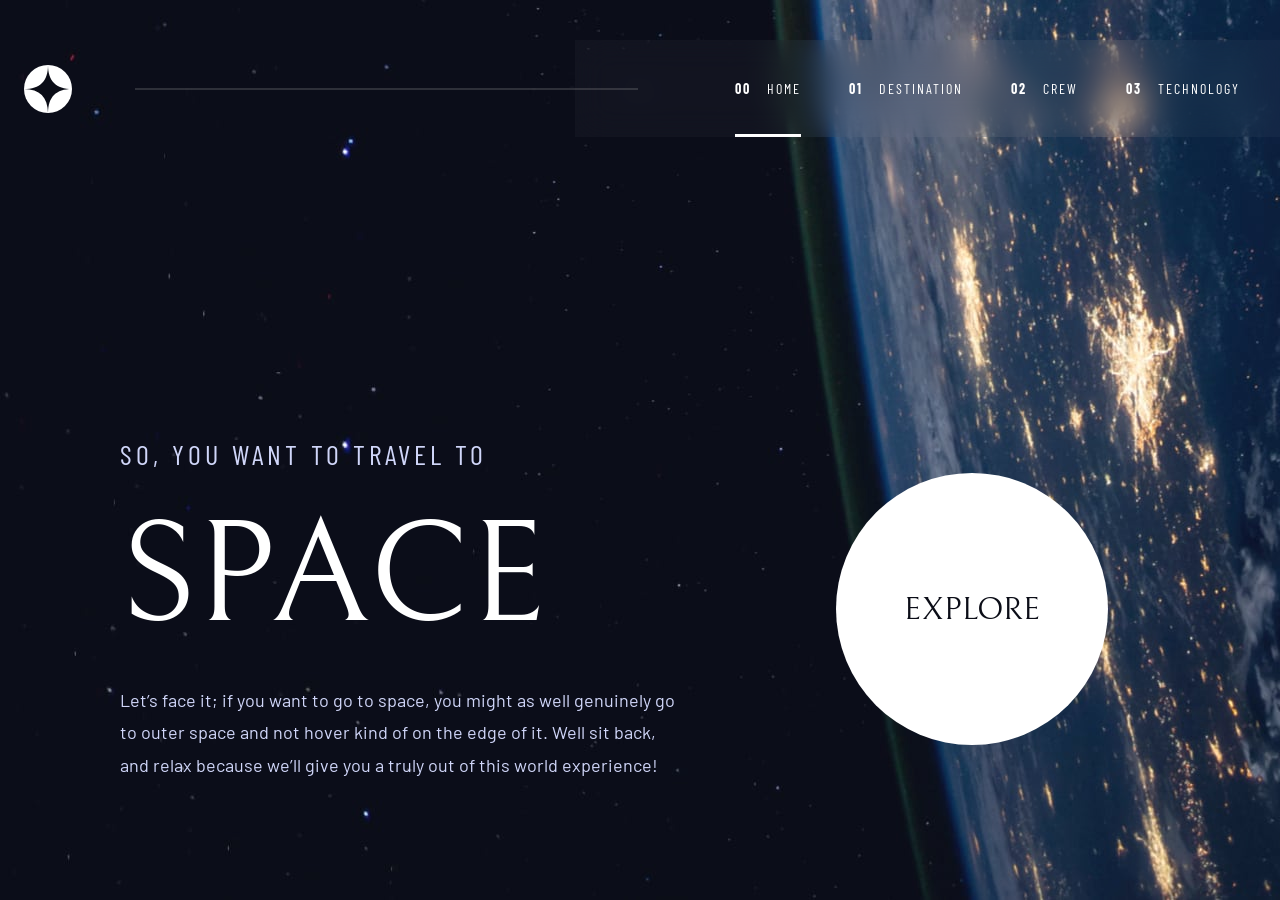
<file: index.html>
<!doctype html>
<html lang="en">
  <head>
    <meta charset="UTF-8" />
    <meta name="viewport" content="width=device-width, initial-scale=1.0" />

    <link rel="preconnect" href="https://fonts.googleapis.com" />
    <link rel="preconnect" href="https://fonts.gstatic.com" crossorigin />
    <link
      href="https://fonts.googleapis.com/css2?family=Barlow+Condensed:ital,wght@0,100;0,200;0,300;0,400;0,500;0,600;0,700;0,800;0,900;1,100;1,200;1,300;1,400;1,500;1,600;1,700;1,800;1,900&family=Barlow:ital,wght@0,100;0,200;0,300;0,400;0,500;0,600;0,700;0,800;0,900;1,100;1,200;1,300;1,400;1,500;1,600;1,700;1,800;1,900&family=Bellefair&display=swap"
      rel="stylesheet"
    />

    <link rel="stylesheet" href="./css/styles.css" />
    <link
      rel="icon"
      type="image/png"
      sizes="32x32"
      href="./assets/favicon-32x32.png"
    />

    <script src="./js/index.js" type="module"></script>

    <title>Frontend Mentor | Space tourism website</title>
  </head>
  <body>
    <header class="section section--header">
      <div class="container">
        <nav
          id="nav"
          class="navigation fg-white tp-8"
          data-open="false"
          aria-label="Main"
        >
          <img src="./assets/shared/logo.svg" alt="" class="navigation__logo" />
          <div class="navigation__decor"></div>
          <ul
            id="navList"
            class="navigation__list list list--col-mobile uppercase"
            aria-hidden="true"
            inert
          >
            <li class="nav__item underline-indicator" data-selected>
              <a href="#" aria-current="page"
                ><span aria-hidden="true">00</span> Home</a
              >
            </li>
            <li class="nav__item underline-indicator">
              <a href="./destination.html"
                ><span aria-hidden="true">01</span> Destination</a
              >
            </li>
            <li class="nav__item underline-indicator">
              <a href="./crew.html"><span aria-hidden="true">02</span> Crew</a>
            </li>
            <li class="nav__item underline-indicator">
              <a href="./technology.html"
                ><span aria-hidden="true">03</span> Technology</a
              >
            </li>
          </ul>
          <button
            id="btnMenu"
            class="navigation__btn btn"
            type="button"
            aria-label="Toggle navigation menu"
            aria-expanded="false"
          >
            <img
              class="btn__img btn__img--close"
              src="./assets/shared/icon-close.svg"
              alt="Icon close"
            />
            <img
              class="btn__img btn__img--hamburger"
              src="./assets/shared/icon-hamburger.svg"
              alt="Icon open"
            />
          </button>
        </nav>
      </div>
    </header>
    <main class="content">
      <section class="section section--cta">
        <div class="container cta">
          <div class="cta__info fg-accent flow-content">
            <h2 class="cta__subheader uppercase tp-5">
              So, you want to travel to
            </h2>
            <h1 class="cta__header fg-white uppercase tp-1">Space</h1>
            <p class="tp-9">
              Let’s face it; if you want to go to space, you might as well
              genuinely go to outer space and not hover kind of on the edge of
              it. Well sit back, and relax because we’ll give you a truly out of
              this world experience!
            </p>
          </div>
          <div class="cta__action">
            <a
              href="./destination.html"
              class="cta__btn tp-4 fg-primary bg-white uppercase"
              >Explore</a
            >
          </div>
        </div>
      </section>
    </main>
  </body>
</html>

<!-- 00 Home
  01 Destination
  02 Crew
  03 Technology

  So, you want to travel to
  Space
  Let’s face it; if you want to go to space, you might as well genuinely go to 
  outer space and not hover kind of on the edge of it. Well sit back, and relax 
  because we’ll give you a truly out of this world experience!

  Explore -->
</file>
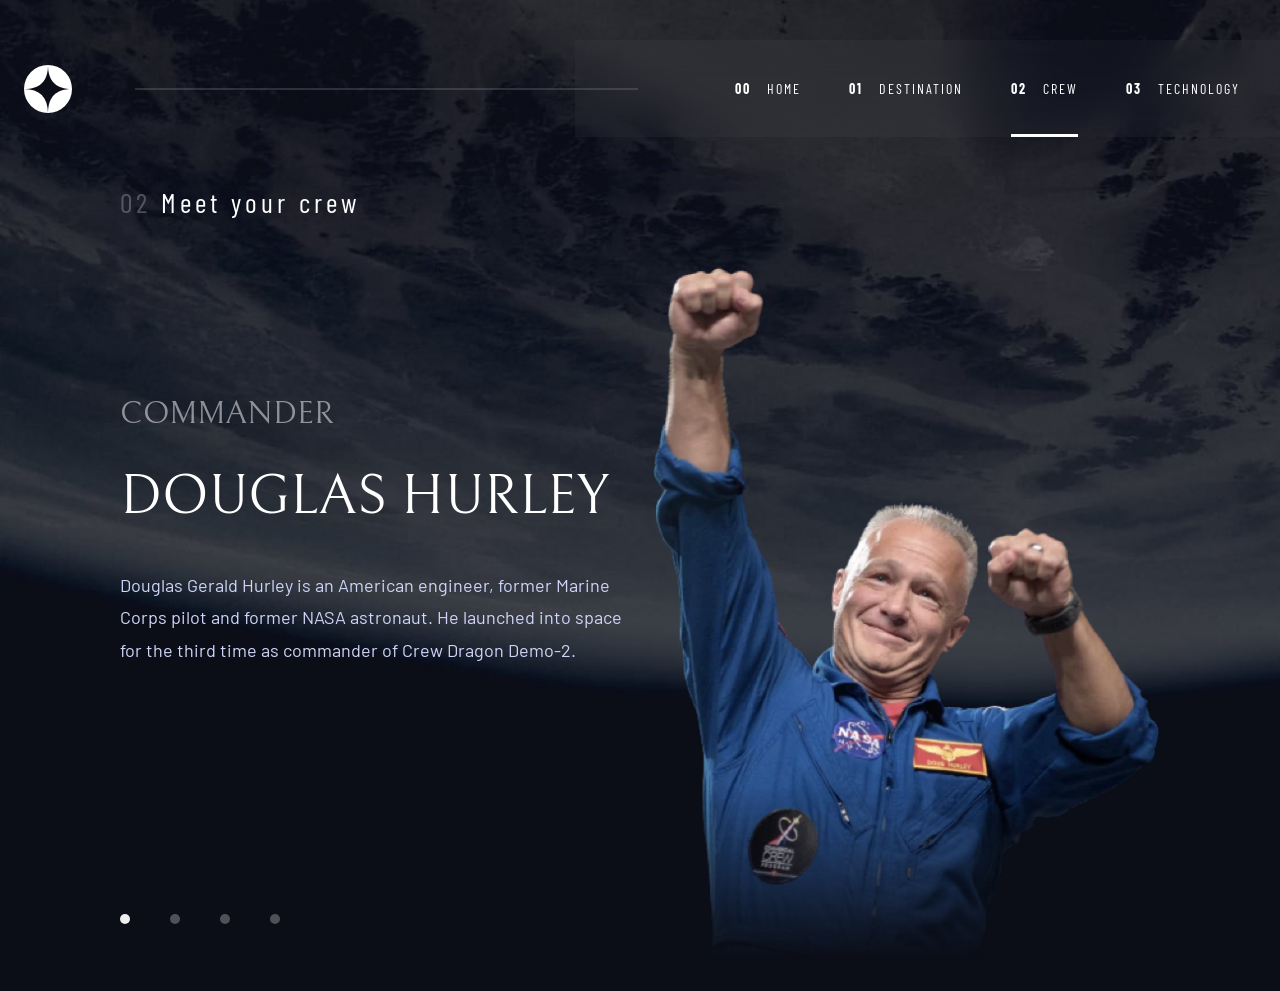
<file: crew.html>
<!doctype html>
<html lang="en">
  <head>
    <meta charset="UTF-8" />
    <meta name="viewport" content="width=device-width, initial-scale=1.0" />

    <link rel="preconnect" href="https://fonts.googleapis.com" />
    <link rel="preconnect" href="https://fonts.gstatic.com" crossorigin />
    <link
      href="https://fonts.googleapis.com/css2?family=Barlow+Condensed:ital,wght@0,100;0,200;0,300;0,400;0,500;0,600;0,700;0,800;0,900;1,100;1,200;1,300;1,400;1,500;1,600;1,700;1,800;1,900&family=Barlow:ital,wght@0,100;0,200;0,300;0,400;0,500;0,600;0,700;0,800;0,900;1,100;1,200;1,300;1,400;1,500;1,600;1,700;1,800;1,900&family=Bellefair&display=swap"
      rel="stylesheet"
    />

    <link rel="stylesheet" href="./css/styles.css" />
    <link
      rel="icon"
      type="image/png"
      sizes="32x32"
      href="./assets/favicon-32x32.png"
    />

    <script src="./js/index.js" type="module"></script>

    <title>Frontend Mentor | Space tourism website</title>
  </head>
  <body data-crew>
    <header class="section section--header">
      <div class="container">
        <nav
          id="nav"
          class="navigation fg-white tp-8"
          data-open="false"
          aria-label="Main"
        >
          <img src="./assets/shared/logo.svg" alt="" class="navigation__logo" />
          <div class="navigation__decor"></div>
          <ul
            id="navList"
            class="navigation__list list list--col-mobile uppercase"
            aria-hidden="true"
            inert
          >
            <li class="nav__item underline-indicator">
              <a href="./index.html"><span aria-hidden="true">00</span> Home</a>
            </li>
            <li class="nav__item underline-indicator">
              <a href="./destination.html"
                ><span aria-hidden="true">01</span> Destination</a
              >
            </li>
            <li class="nav__item underline-indicator" data-selected>
              <a href="#" aria-current="page"
                ><span aria-hidden="true">02</span> Crew</a
              >
            </li>
            <li class="nav__item underline-indicator">
              <a href="./technology.html"
                ><span aria-hidden="true">03</span> Technology</a
              >
            </li>
          </ul>
          <button
            id="btnMenu"
            class="navigation__btn btn"
            type="button"
            aria-label="Toggle navigation menu"
            aria-expanded="false"
          >
            <img
              class="btn__img btn__img--close"
              src="./assets/shared/icon-close.svg"
              alt="Icon close"
            />
            <img
              class="btn__img btn__img--hamburger"
              src="./assets/shared/icon-hamburger.svg"
              alt="Icon open"
            />
          </button>
        </nav>
      </div>
    </header>
    <main class="content">
      <section class="section section--first">
        <div
          class="container flow-content flow-content--9 flow-content--13-desktopREMOVED push-inside-desktop"
        >
          <h1 class="title tp-5 fg-white"><span>02</span> Meet your crew</h1>
          <div class="crew container-internal">
            <div
              class="crew__info flow-content column column--center column--start-desktop"
            >
              <span
                id="crewRole"
                class="crew__subtitle tp-4 fg-white transparent"
                >Commander</span
              >
              <h2 id="crewTitle" class="crew__title fg-white tp-3">
                Douglas Hurley
              </h2>
              <p id="crewBio" class="crew__text fg-accent tp-9">
                Douglas Gerald Hurley is an American engineer, former Marine
                Corps pilot and former NASA astronaut. He launched into space
                for the third time as commander of Crew Dragon Demo-2.
              </p>

              <ul
                id="dotsList"
                class="dots list carousel__btns uppercase fg-accent tp-8"
              >
                <li
                  class="dot__item carousel__btn"
                  data-index="0"
                  data-selected
                >
                  <button
                    class="dot__btn"
                    type="button"
                    aria-label="Douglas Hurley"
                  ></button>
                </li>
                <li class="dot__item carousel__btn" data-index="1">
                  <button
                    class="dot__btn"
                    type="button"
                    aria-label="Mark Shuttleworth"
                  ></button>
                </li>
                <li class="dot__item carousel__btn" data-index="2">
                  <button
                    class="dot__btn"
                    type="button"
                    aria-label="Victor Glover"
                  ></button>
                </li>
                <li class="dot__item carousel__btn" data-index="3">
                  <button
                    class="dot__btn"
                    type="button"
                    aria-label="Anousheh Ansari"
                  ></button>
                </li>
              </ul>
            </div>

            <div class="crew__img center carousel">
              <img
                class="img-crew carousel__item"
                data-index="0"
                src="./assets/crew/image-douglas-hurley.webp"
                alt="Douglas Hurley"
              />
              <img
                class="img-crew carousel__item"
                data-index="1"
                src="./assets/crew/image-mark-shuttleworth.webp"
                alt="Mark Shuttleworth"
              />
              <img
                class="img-crew carousel__item"
                data-index="2"
                src="./assets/crew/image-victor-glover.webp"
                alt="Victor Glover"
              />
              <img
                class="img-crew carousel__item"
                data-index="3"
                src="./assets/crew/image-anousheh-ansari.webp"
                alt="Anousheh Ansari"
              />
            </div>
          </div>
        </div>
      </section>
    </main>
  </body>
</html>

<!-- 00 Home
  01 Destination
  02 Crew
  03 Technology

  02 Meet your crew

  Commander
  Douglas Hurley

  Douglas Gerald Hurley is an American engineer, former Marine Corps pilot 
  and former NASA astronaut. He launched into space for the third time as 
  commander of Crew Dragon Demo-2. -->

<!-- 00 Home
  01 Destination
  02 Crew
  03 Technology

  02 Meet your crew

  Flight Engineer
  Anousheh Ansari

  Anousheh Ansari is an Iranian American engineer and co-founder of Prodea Systems. 
  Ansari was the fourth self-funded space tourist, the first self-funded woman to 
  fly to the ISS, and the first Iranian in space.  -->

<!--   Pilot
  Victor Glover

  Pilot on the first operational flight of the SpaceX Crew Dragon to the 
  International Space Station. Glover is a commander in the U.S. Navy where 
  he pilots an F/A-18.He was a crew member of Expedition 64, and served as a 
  station systems flight engineer.  -->

<!--   02 Meet your crew

  Mission Specialist
  Mark Shuttleworth

  Mark Richard Shuttleworth is the founder and CEO of Canonical, the company behind 
  the Linux-based Ubuntu operating system. Shuttleworth became the first South 
  African to travel to space as a space tourist. -->
</file>
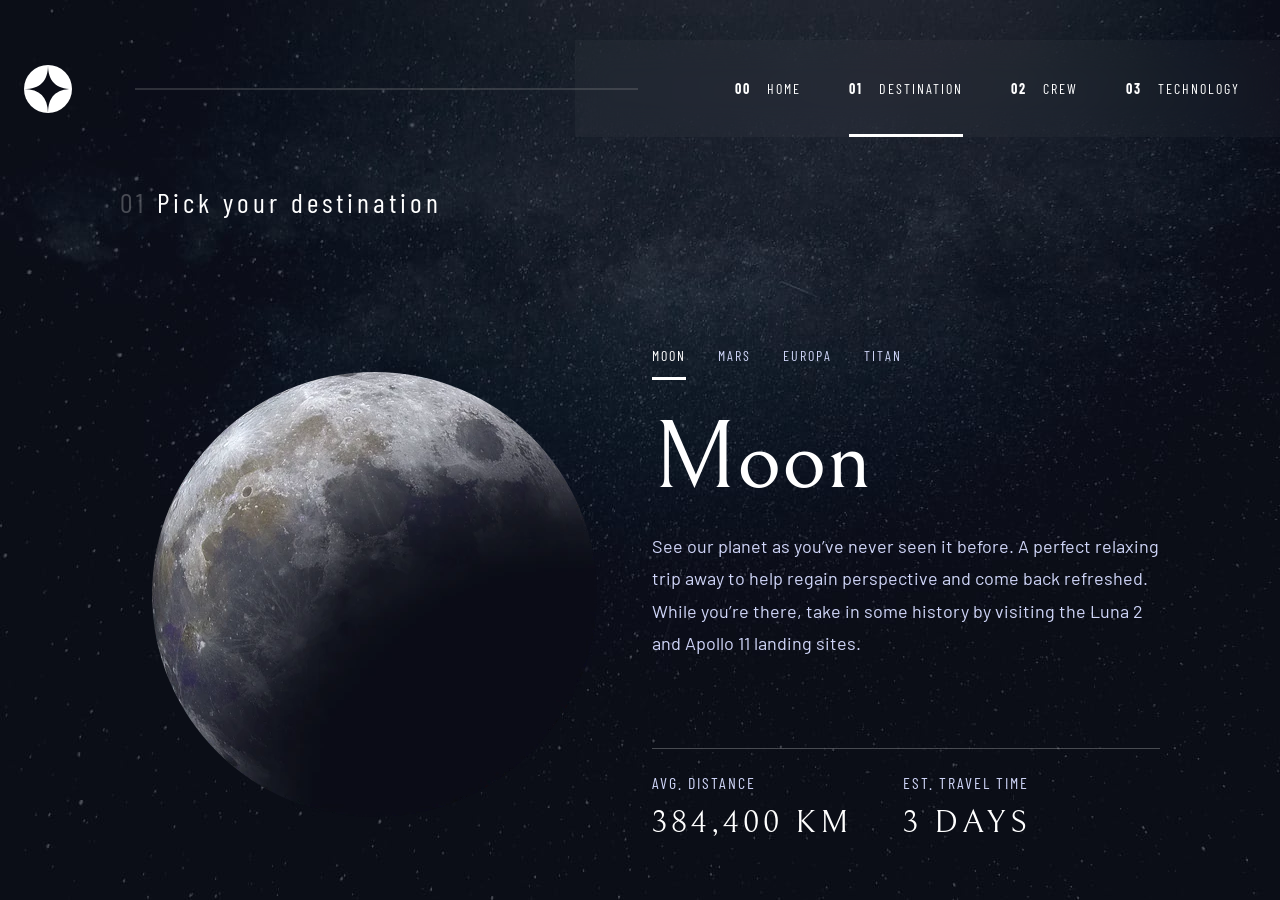
<file: destination.html>
<!doctype html>
<html lang="en">
  <head>
    <meta charset="UTF-8" />
    <meta name="viewport" content="width=device-width, initial-scale=1.0" />

    <link rel="preconnect" href="https://fonts.googleapis.com" />
    <link rel="preconnect" href="https://fonts.gstatic.com" crossorigin />
    <link
      href="https://fonts.googleapis.com/css2?family=Barlow+Condensed:ital,wght@0,100;0,200;0,300;0,400;0,500;0,600;0,700;0,800;0,900;1,100;1,200;1,300;1,400;1,500;1,600;1,700;1,800;1,900&family=Barlow:ital,wght@0,100;0,200;0,300;0,400;0,500;0,600;0,700;0,800;0,900;1,100;1,200;1,300;1,400;1,500;1,600;1,700;1,800;1,900&family=Bellefair&display=swap"
      rel="stylesheet"
    />

    <link rel="stylesheet" href="./css/styles.css" />
    <link
      rel="icon"
      type="image/png"
      sizes="32x32"
      href="./assets/favicon-32x32.png"
    />

    <script src="./js/index.js" type="module"></script>

    <title>Frontend Mentor | Space tourism website</title>
  </head>
  <body data-destination>
    <header class="section section--header">
      <div class="container">
        <nav
          id="nav"
          class="navigation fg-white tp-8"
          data-open="false"
          aria-label="Main"
        >
          <img src="./assets/shared/logo.svg" alt="" class="navigation__logo" />
          <div class="navigation__decor"></div>
          <ul
            id="navList"
            class="navigation__list list list--col-mobile uppercase"
            aria-hidden="true"
            inert
          >
            <li class="nav__item underline-indicator">
              <a href="./index.html"><span aria-hidden="true">00</span> Home</a>
            </li>
            <li class="nav__item underline-indicator" data-selected>
              <a href="#" aria-current="page"
                ><span aria-hidden="true">01</span> Destination</a
              >
            </li>
            <li class="nav__item underline-indicator">
              <a href="./crew.html"><span aria-hidden="true">02</span> Crew</a>
            </li>
            <li class="nav__item underline-indicator">
              <a href="./technology.html"
                ><span aria-hidden="true">03</span> Technology</a
              >
            </li>
          </ul>
          <button
            id="btnMenu"
            class="navigation__btn btn"
            type="button"
            aria-label="Toggle navigation menu"
            aria-expanded="false"
          >
            <img
              class="btn__img btn__img--close"
              src="./assets/shared/icon-close.svg"
              alt="Icon close"
            />
            <img
              class="btn__img btn__img--hamburger"
              src="./assets/shared/icon-hamburger.svg"
              alt="Icon open"
            />
          </button>
        </nav>
      </div>
    </header>
    <main class="content">
      <section class="section section--first">
        <div
          class="container flow-content flow-content--9 flow-content--13-desktop push-inside-desktop"
        >
          <h1 class="title tp-5 fg-white">
            <span>01</span> Pick your destination
          </h1>
          <div class="destination container-internal">
            <div class="destination__img center carousel">
              <img
                class="img-planet carousel__item"
                data-index="0"
                src="./assets/destination/image-moon.webp"
                alt="Moon"
              />
              <img
                class="img-planet carousel__item"
                data-index="1"
                src="./assets/destination/image-mars.webp"
                alt="Mars"
              />
              <img
                class="img-planet carousel__item"
                data-index="2"
                src="./assets/destination/image-europa.webp"
                alt="Europa"
              />
              <img
                class="img-planet carousel__item"
                data-index="3"
                src="./assets/destination/image-titan.webp"
                alt="Titan"
              />
            </div>
            <div
              class="destination__info flow-content column column--center column--start-desktop"
            >
              <ul
                id="planetsList"
                class="planets list carousel__btns uppercase fg-accent tp-8"
              >
                <li
                  class="planets__item underline-indicator carousel__btn"
                  data-index="0"
                  data-selected
                >
                  <!-- <a href="#">Moon</a> -->
                  <button
                    class="tp-8 uppercase"
                    type="button"
                    aria-selected="true"
                  >
                    Moon
                  </button>
                </li>
                <li
                  class="planets__item underline-indicator carousel__btn"
                  data-index="1"
                >
                  <button
                    class="tp-8 uppercase"
                    type="button"
                    aria-selected="false"
                  >
                    Mars
                  </button>
                </li>
                <li
                  class="planets__item underline-indicator carousel__btn"
                  data-index="2"
                >
                  <button
                    class="tp-8 uppercase"
                    type="button"
                    aria-selected="false"
                  >
                    Europa
                  </button>
                </li>
                <li
                  class="planets__item underline-indicator carousel__btn"
                  data-index="3"
                >
                  <button
                    class="tp-8 uppercase"
                    type="button"
                    aria-selected="false"
                  >
                    Titan
                  </button>
                </li>
              </ul>
              <h2
                id="destinationTitle"
                class="destination__title fg-white tp-2"
              >
                Moon
              </h2>
              <p id="destinationText" class="destination__text fg-accent tp-9">
                See our planet as you’ve never seen it before. A perfect
                relaxing trip away to help regain perspective and come back
                refreshed. While you’re there, take in some history by visiting
                the Luna 2 and Apollo 11 landing sites.
              </p>
              <div class="separator"></div>
              <div class="destination__details list list--col-mobile">
                <div class="details flow-content">
                  <p class="details__label uppercase fg-accent tp-7">
                    AVG. Distance
                  </p>
                  <p
                    id="distance"
                    class="details__value uppercase fg-white tp-6"
                  >
                    384,400 km
                  </p>
                </div>
                <div class="details flow-content">
                  <p class="details__label uppercase fg-accent tp-7">
                    Est. travel time
                  </p>
                  <p id="time" class="details__value uppercase fg-white tp-6">
                    3 days
                  </p>
                </div>
              </div>
            </div>
          </div>
        </div>
      </section>
    </main>
  </body>
</html>

<!-- 01 Pick your destination

  Moon
  Mars
  Europa
  Titan

  Europa

  The smallest of the four Galilean moons orbiting Jupiter, Europa is a 
  winter lover’s dream. With an icy surface, it’s perfect for a bit of 
  ice skating, curling, hockey, or simple relaxation in your snug 
  wintery cabin.

  Avg. distance
  628 mil. km

  Est. travel time
  3 years -->

<!-- 01 Pick your destination

  Moon
  Mars
  Europa
  Titan

  Mars

  Don’t forget to pack your hiking boots. You’ll need them to tackle Olympus Mons, 
  the tallest planetary mountain in our solar system. It’s two and a half times 
  the size of Everest!

  Avg. distance
  225 mil. km

  Est. travel time
  9 months -->

<!-- 01 Pick your destination

  Moon
  Mars
  Europa
  Titan

  Moon

  See our planet as you’ve never seen it before. A perfect relaxing trip away to help 
  regain perspective and come back refreshed. While you’re there, take in some history 
  by visiting the Luna 2 and Apollo 11 landing sites.

  Avg. distance
  384,400 km

  Est. travel time
  3 days -->

<!-- 01 Pick your destination

  Moon
  Mars
  Europa
  Titan

  Titan

  The only moon known to have a dense atmosphere other than Earth, Titan 
  is a home away from home (just a few hundred degrees colder!). As a 
  bonus, you get striking views of the Rings of Saturn.

  Avg. distance
  1.6 bil. km

  Est. travel time
  7 years -->
</file>
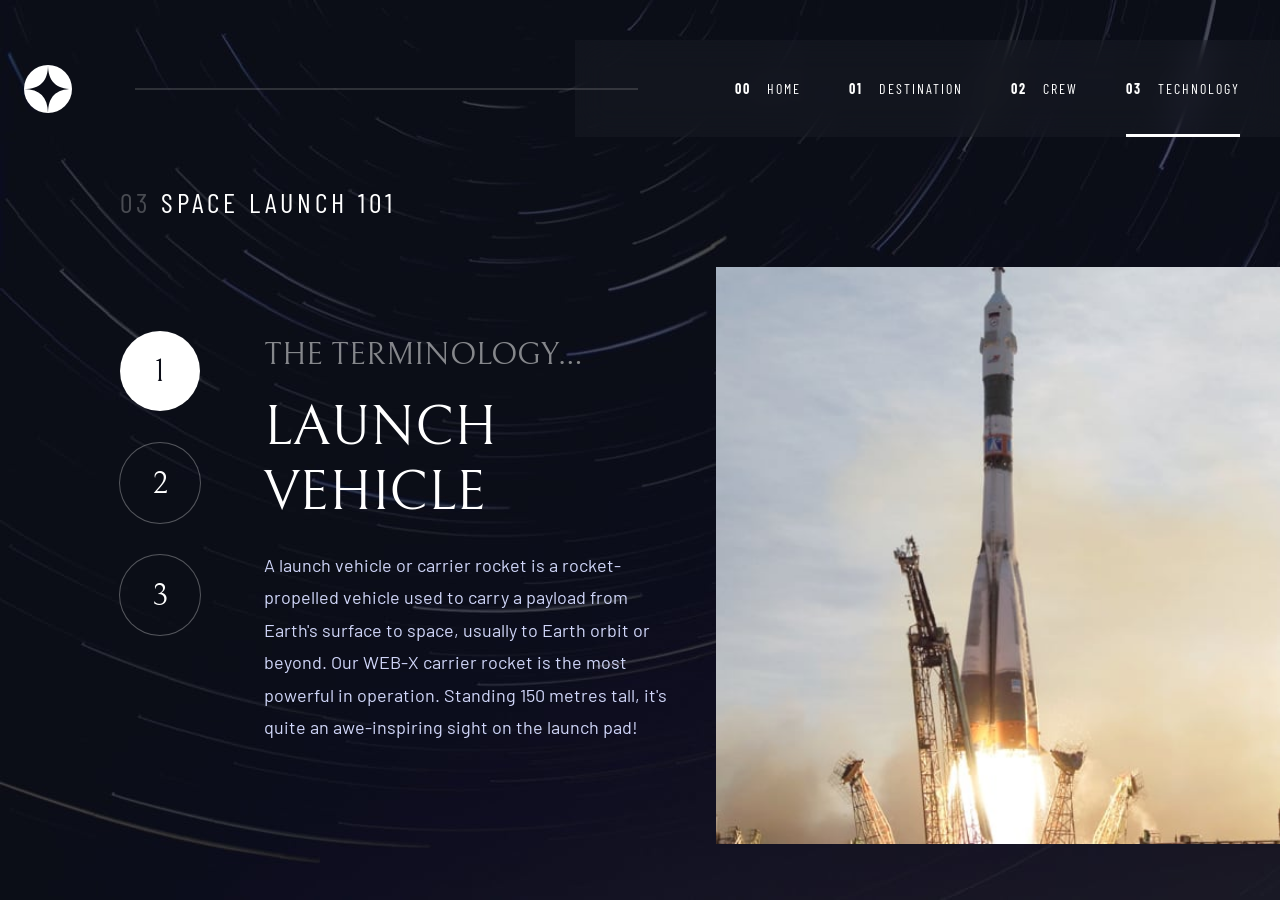
<file: technology.html>
<!doctype html>
<html lang="en">
  <head>
    <meta charset="UTF-8" />
    <meta name="viewport" content="width=device-width, initial-scale=1.0" />

    <link rel="preconnect" href="https://fonts.googleapis.com" />
    <link rel="preconnect" href="https://fonts.gstatic.com" crossorigin />
    <link
      href="https://fonts.googleapis.com/css2?family=Barlow+Condensed:ital,wght@0,100;0,200;0,300;0,400;0,500;0,600;0,700;0,800;0,900;1,100;1,200;1,300;1,400;1,500;1,600;1,700;1,800;1,900&family=Barlow:ital,wght@0,100;0,200;0,300;0,400;0,500;0,600;0,700;0,800;0,900;1,100;1,200;1,300;1,400;1,500;1,600;1,700;1,800;1,900&family=Bellefair&display=swap"
      rel="stylesheet"
    />

    <link rel="stylesheet" href="./css/styles.css" />
    <link
      rel="icon"
      type="image/png"
      sizes="32x32"
      href="./assets/favicon-32x32.png"
    />

    <script src="./js/index.js" type="module"></script>

    <title>Frontend Mentor | Space tourism website</title>
  </head>
  <body data-technology>
    <header class="section section--header">
      <div class="container">
        <nav
          id="nav"
          class="navigation fg-white tp-8"
          data-open="false"
          aria-label="Main"
        >
          <img src="./assets/shared/logo.svg" alt="" class="navigation__logo" />
          <div class="navigation__decor"></div>
          <ul
            id="navList"
            class="navigation__list list list--col-mobile uppercase"
            aria-hidden="true"
            inert
          >
            <li class="nav__item underline-indicator">
              <a href="./index.html"><span aria-hidden="true">00</span> Home</a>
            </li>
            <li class="nav__item underline-indicator">
              <a href="./destination.html"
                ><span aria-hidden="true">01</span> Destination</a
              >
            </li>
            <li class="nav__item underline-indicator">
              <a href="./crew.html"><span aria-hidden="true">02</span> Crew</a>
            </li>
            <li class="nav__item underline-indicator" data-selected>
              <a href="#" aria-current="page"
                ><span aria-hidden="true">03</span> Technology</a
              >
            </li>
          </ul>
          <button
            id="btnMenu"
            class="navigation__btn btn"
            type="button"
            aria-label="Toggle navigation menu"
            aria-expanded="false"
          >
            <img
              class="btn__img btn__img--close"
              src="./assets/shared/icon-close.svg"
              alt="Icon close"
            />
            <img
              class="btn__img btn__img--hamburger"
              src="./assets/shared/icon-hamburger.svg"
              alt="Icon open"
            />
          </button>
        </nav>
      </div>
    </header>
    <main class="content flow-content flow-content--9">
      <section class="section section--first">
        <div class="container push-inside-desktop">
          <h1 class="title tp-5 fg-white"><span>03</span> SPACE LAUNCH 101</h1>
        </div>
      </section>
      <section class="section">
        <div class="container push-inside-desktop">
          <div class="tech">
            <div class="tech__img center carousel">
              <picture class="width-full">
                <source
                  media="(min-width: 1000px)"
                  srcset="./assets/technology/image-launch-vehicle-portrait.jpg"
                />
                <source
                  media="(min-width: 700px)"
                  srcset="
                    ./assets/technology/image-launch-vehicle-landscape.jpg
                  "
                />
                <img
                  class="img-tech carousel__item"
                  data-index="0"
                  src="./assets/technology/image-launch-vehicle-portrait.jpg"
                  alt="Launch vehicle"
                />
              </picture>

              <picture class="width-full">
                <source
                  media="(min-width: 1000px)"
                  srcset="./assets/technology/image-spaceport-portrait.jpg"
                />
                <source
                  media="(min-width: 700px)"
                  srcset="./assets/technology/image-spaceport-landscape.jpg"
                />
                <img
                  class="img-tech carousel__item"
                  data-index="1"
                  src="./assets/technology/image-spaceport-portrait.jpg"
                  alt="Launch vehicle"
                />
              </picture>

              <picture class="width-full">
                <source
                  media="(min-width: 1000px)"
                  srcset="./assets/technology/image-space-capsule-portrait.jpg"
                />
                <source
                  media="(min-width: 700px)"
                  srcset="./assets/technology/image-space-capsule-landscape.jpg"
                />
                <img
                  class="img-tech carousel__item"
                  data-index="1"
                  src="./assets/technology/image-space-capsule-portrait.jpg"
                  alt="Launch vehicle"
                />
              </picture>
            </div>
            <div
              class="tech__info container-internal flow-content list list--col list--row-desktop column--start-desktop"
            >
              <ul
                id="dotsList"
                class="digits list list--col-desktop carousel__btns uppercase fg-accent tp-8"
              >
                <li
                  class="digit__item carousel__btn"
                  data-index="0"
                  data-selected
                >
                  <button
                    class="digit__btn tp-4"
                    type="button"
                    aria-label="Launch vehicle, 1 of 3"
                  >
                    1
                  </button>
                </li>
                <li class="digit__item carousel__btn" data-index="1">
                  <button
                    class="digit__btn tp-4"
                    type="button"
                    aria-label="Launch vehicle, 2 of 3"
                  >
                    2
                  </button>
                </li>
                <li class="digit__item carousel__btn" data-index="2">
                  <button
                    class="digit__btn tp-4"
                    type="button"
                    aria-label="Launch vehicle, 3 of 3"
                  >
                    3
                  </button>
                </li>
              </ul>
              <div class="flow-content">
                <span
                  id="techRole"
                  class="tech__subtitle tp-4 fg-white transparent"
                  >THE TERMINOLOGY…</span
                >
                <h2 id="techTitle" class="tech__title fg-white tp-3">
                  LAUNCH VEHICLE
                </h2>
                <p id="techDescription" class="tech__text fg-accent tp-9">
                  A launch vehicle or carrier rocket is a rocket-propelled
                  vehicle used to carry a payload from Earth's surface to space,
                  usually to Earth orbit or beyond. Our WEB-X carrier rocket is
                  the most powerful in operation. Standing 150 metres tall, it's
                  quite an awe-inspiring sight on the launch pad!
                </p>
              </div>
            </div>
          </div>
        </div>
      </section>
    </main>
  </body>
</html>

<!-- 00 Home
  01 Destination
  02 Crew
  03 Technology

  03 Space launch 101

  1
  2
  3

  The terminology...
  Space capsule

  A space capsule is an often-crewed spacecraft that uses a blunt-body reentry 
  capsule to reenter the Earth's atmosphere without wings. Our capsule is where 
  you'll spend your time during the flight. It includes a space gym, cinema, 
  and plenty of other activities to keep you entertained. -->

<!-- 00 Home
  01 Destination
  02 Crew
  03 Technology

  03 Space launch 101

  1
  2
  3

  The terminology...
  Spaceport

  A spaceport or cosmodrome is a site for launching (or receiving) spacecraft, 
  by analogy to the seaport for ships or airport for aircraft. Based in the 
  famous Cape Canaveral, our spaceport is ideally situated to take advantage 
  of the Earth’s rotation for launch. -->

<!-- 00 Home
  01 Destination
  02 Crew
  03 Technology

  03 Space launch 101

  1
  2
  3

  The terminology...
  Launch vehicle

  A launch vehicle or carrier rocket is a rocket-propelled vehicle used to carry a 
  payload from Earth's surface to space, usually to Earth orbit or beyond. Our 
  WEB-X carrier rocket is the most powerful in operation. Standing 150 metres tall, 
  it's quite an awe-inspiring sight on the launch pad! -->
</file>
<file: css/styles.css>
:root {
  --clr-primary: #0b0d17;
  --clr-accent: #d0d6f9;
  --clr-white: #fff;
  --clr-grey: rgb(151, 151, 151);
  --clr-grey-transparent: rgb(151, 151, 151, 0.25);
  --ff-main: "Bellefair", sans-serif;
  --ff-secondary: "Barlow", sans-serif;
  --ff-secondary-tight: "Barlow Condensed", sans-serif;
  --fw-regular: 400;
  --fw-bold: 700;
  --fs-1: 5rem;
  --fs-2: 3.5rem;
  --fs-3: 1.5rem;
  --fs-4: 1.125rem;
  --fs-5: 1.125rem;
  --fs-6: 1.75rem;
  --fs-7: 1rem;
  --fs-8: 0.875rem;
  --fs-9: 0.9375rem;
}
@media (min-width: 43.75rem) {
  :root {
    --fs-1: 9rem;
    --fs-2: 5rem;
    --fs-3: 2.5rem;
    --fs-4: 1.5rem;
    --fs-5: 1.25rem;
    --fs-9: 1rem;
  }
}
@media (min-width: 62.5rem) {
  :root {
    --fs-1: 9rem;
    --fs-2: 6rem;
    --fs-3: 3.5rem;
    --fs-4: 2rem;
    --fs-5: 1.75rem;
    --fs-6: 1.75rem;
    --fs-7: 0.875rem;
    --fs-8: 1rem;
    --fs-9: 1.125rem;
  }
}
:root {
  --sp-1: 0.125rem;
  --sp-2: 0.25rem;
  --sp-3: 0.5rem;
  --sp-4: 0.75rem;
  --sp-5: 1rem;
  --sp-6: 1.5rem;
  --sp-7: 2rem;
  --sp-8: 2.5rem;
  --sp-9: 3rem;
  --sp-10: 4rem;
  --sp-11: 5rem;
  --sp-12: 6rem;
  --sp-13: 8rem;
  --ls-0: 0;
  --ls-1: 2px;
  --ls-2: 4px;
  --lh-1: 1;
  --lh-2: 1.8;
  --bs-inset-right: inset -3px 0px 0px #fff;
  --bs-inset-bottom: inset 0px -3px 0px #fff;
  --desktop-container-width: 90rem;
  --br-circle: 50%;
  --cta-btn-size: 9rem;
}
@media (min-width: 43.75rem) {
  :root {
    --cta-btn-size: 17rem;
  }
}
:root {
  --generic-container-max-width: 32rem;
}

*,
*::after,
*::before {
  margin: 0;
  padding: 0;
  box-sizing: border-box;
}

h1,
h2,
h3,
h4,
h5,
h6,
td,
th,
button {
  font: inherit;
}

img {
  max-width: 100%;
  display: block;
}

a {
  text-decoration: none;
  color: inherit;
}

ul {
  list-style: none;
}

body {
  --bg-mobile: url(../assets/home/background-home-mobile.jpg);
  --bg-tablet: url(../assets/home/background-home-tablet.jpg);
  --bg-desktop: url(../assets/home/background-home-desktop.jpg);
}
body[data-destination] {
  --bg-mobile: url(../assets/destination/background-destination-mobile.jpg);
  --bg-tablet: url(../assets/destination/background-destination-tablet.jpg);
  --bg-desktop: url(../assets/destination/background-destination-desktop.jpg);
}
body[data-crew] {
  --bg-mobile: url(../assets/crew/background-crew-mobile.jpg);
  --bg-tablet: url(../assets/crew/background-crew-tablet.jpg);
  --bg-desktop: url(../assets/crew/background-crew-desktop.jpg);
}
body[data-technology] {
  --bg-mobile: url(../assets/technology/background-technology-mobile.jpg);
  --bg-tablet: url(../assets/technology/background-technology-tablet.jpg);
  --bg-desktop: url(../assets/technology/background-technology-desktop.jpg);
}
body {
  font-family: var(--ff-main), sans-serif;
  font-size: var(--fs-4);
  font-weight: var(--fw-regular);
  line-height: 1.5;
  min-height: 100vh;
  padding-top: var(--sp-6);
  background-size: cover;
  background-image: var(--bg-mobile);
}
@media (min-width: 43.75rem) {
  body {
    padding-top: 0;
    background-image: var(--bg-tablet);
  }
}
@media (min-width: 62.5rem) {
  body {
    padding-top: var(--sp-8);
    background-image: var(--bg-desktop);
  }
}

/******** LAYOUT ***********/
.overflow-hidden {
  overflow: hidden;
}

.section {
  padding-inline: var(--sp-6);
}

.section--first {
  padding-block-start: var(--sp-9);
}

.container {
  max-width: var(--desktop-container-width);
  margin-inline: auto;
}

.container-internal {
  max-width: var(--generic-container-max-width);
  margin-inline: auto;
}
@media (min-width: 62.5rem) {
  .container-internal {
    max-width: none;
  }
}

@media (min-width: 62.5rem) {
  .push-inside-desktop {
    padding-inline: var(--sp-12);
  }
}

.width-full {
  width: 100%;
}

.center {
  display: flex;
  justify-content: center;
  align-items: center;
}

.column {
  display: flex;
  flex-direction: column;
}

.column--center {
  align-items: center;
}

@media (min-width: 62.5rem) {
  .column--start-desktop {
    align-items: start;
  }
}

.flow-content > * + * {
  margin-top: var(--flow-spacer, var(--sp-3));
}

.flow-content--9 {
  --flow-spacer: var(--sp-9);
}

@media (min-width: 62.5rem) {
  .flow-content--13-desktop {
    --flow-spacer: var(--sp-13);
  }
}

.split {
  display: flex;
}

.split > * {
  width: 100%;
}

.list {
  display: flex;
  flex-direction: row;
}

.list--col {
  flex-direction: column;
}

@media (min-width: 62.5rem) {
  .list--col-desktop {
    flex-direction: column;
  }
}

@media (min-width: 62.5rem) {
  .list--row-desktop {
    flex-direction: row;
  }
}

.list--col-mobile {
  flex-direction: column;
}
@media (min-width: 43.75rem) {
  .list--col-mobile {
    flex-direction: row;
  }
}

.underline-indicator {
  --_underline-shadow: var(--underline-shadow, var(--bs-inset-bottom));
}
.underline-indicator[data-selected] {
  box-shadow: var(--_underline-shadow);
}

/******** COLORS ***********/
.fg-white {
  color: var(--clr-white);
}

.fg-accent {
  color: var(--clr-accent);
}

.fg-primary {
  color: var(--clr-primary);
}

.bg-white {
  background-color: var(--clr-white);
}

/******** TEXT ***********/
.uppercase {
  text-transform: uppercase;
}

/******** DECORATIONS ***********/
.separator {
  width: 100%;
  height: 1px;
  background-color: var(--clr-white);
  opacity: 0.25;
}

.transparent {
  opacity: 0.5;
}

.carousel {
  position: relative;
  overflow: hidden;
}
.carousel > :nth-child(n+2) {
  position: absolute;
}

.carousel__item {
  opacity: 0;
  z-index: -1;
  transition: transform 0.3s ease-out, opacity 0.3s;
}
@media (prefers-reduced-motion: reduce) {
  .carousel__item {
    transition: none;
  }
}
.carousel__item {
  /* By translating every negative index to minus 100% and positive indexes to plus 100% 
     We avoid the rush effect when switching from most right element to most left element
  */
}
.carousel__item[data-index="-3"] {
  transform: translateX(-100%);
}
.carousel__item[data-index="-2"] {
  transform: translateX(-100%);
}
.carousel__item[data-index="-1"] {
  transform: translateX(-100%);
}
.carousel__item[data-index="0"] {
  transform: translateX(0);
  opacity: 1;
}
.carousel__item[data-index="1"] {
  transform: translateX(100%);
}
.carousel__item[data-index="2"] {
  transform: translateX(100%);
}
.carousel__item[data-index="3"] {
  transform: translateX(100%);
}

.tp-1 {
  font-family: var(--ff-main);
  font-size: var(--fs-1);
  font-weight: var(--fw-regular);
  line-height: normal;
  letter-spacing: var(--ls-0);
}

.tp-2 {
  font-family: var(--ff-main);
  font-size: var(--fs-2);
  font-weight: var(--fw-regular);
  line-height: normal;
  letter-spacing: var(--ls-0);
}

.tp-3 {
  font-family: var(--ff-main);
  font-size: var(--fs-3);
  font-weight: var(--fw-regular);
  line-height: normal;
  letter-spacing: var(--ls-0);
}

.tp-4 {
  font-family: var(--ff-main);
  font-size: var(--fs-4);
  font-weight: var(--fw-regular);
  line-height: normal;
  letter-spacing: var(--ls-0);
}

.tp-5 {
  font-family: var(--ff-secondary-tight);
  font-size: var(--fs-5);
  font-weight: var(--fw-regular);
  line-height: normal;
  letter-spacing: var(--ls-2);
}

.tp-6 {
  font-family: var(--ff-main);
  font-size: var(--fs-6);
  font-weight: var(--fw-regular);
  line-height: normal;
  letter-spacing: var(--ls-2);
}
@media (min-width: 43.75rem) {
  .tp-6 {
    font-size: var(--fs-4);
    font-weight: var(--fw-regular);
    line-height: normal;
    letter-spacing: var(--ls-2);
  }
}
@media (min-width: 62.5rem) {
  .tp-6 {
    font-family: var(--ff-main);
  }
}

.tp-7 {
  font-family: var(--ff-secondary-tight);
  font-size: var(--fs-8);
  font-weight: var(--fw-regular);
  line-height: normal;
  letter-spacing: var(--ls-1);
}

.tp-8 {
  font-family: var(--ff-secondary-tight);
  font-size: var(--fs-7);
  font-weight: var(--fw-regular);
  line-height: normal;
  letter-spacing: var(--ls-1);
}

.tp-9 {
  font-family: var(--ff-secondary);
  font-size: var(--fs-9);
  font-weight: var(--fw-regular);
  line-height: var(--lh-2);
  letter-spacing: var(--ls-0);
}

@media (min-width: 43.75rem) {
  .section--header {
    padding-inline-end: 0;
  }
}

.navigation {
  display: flex;
  justify-content: space-between;
  align-items: center;
}
@media (min-width: 43.75rem) {
  .navigation {
    justify-content: start;
    gap: var(--sp-9);
  }
}
@media (min-width: 62.5rem) {
  .navigation {
    justify-content: space-between;
    gap: 0;
  }
}

.navigation__decor {
  display: none;
}
@media (min-width: 62.5rem) {
  .navigation__decor {
    position: relative;
    z-index: 2;
    right: -5%;
    display: block;
    width: 100%;
    height: 2px;
    background-color: var(--clr-grey-transparent);
  }
}

.navigation__list {
  --blur: 1rem;
  backdrop-filter: blur(var(--blur));
  position: fixed;
  top: 0;
  right: 0;
  left: 40%;
  bottom: 0;
  transform: translateX(100%);
  transition: transform 0.3s ease-in;
}
@media (prefers-reduced-motion: reduce) {
  .navigation__list {
    transition: none;
  }
}
.navigation__list {
  padding-top: var(--sp-13);
  padding-inline-start: var(--sp-7);
  gap: var(--sp-7);
}
@media (min-width: 43.75rem) {
  .navigation__list {
    --blur: 1rem;
    width: 100%;
    position: static;
    transform: none;
    justify-content: end;
    gap: var(--sp-9);
    background-color: rgba(255, 255, 255, 0.03);
    padding: 0;
    padding-inline: var(--sp-8);
  }
}
@media (min-width: 62.5rem) {
  .navigation__list {
    width: auto;
    padding-inline-start: 160px;
  }
}

[data-open=true] > .navigation__list {
  z-index: 10;
  transform: translateX(0);
  transition: transform 0.3s ease-out;
}
@media (prefers-reduced-motion: reduce) {
  [data-open=true] > .navigation__list {
    transition: none;
  }
}

.navigation__btn {
  position: relative;
  z-index: 10;
  background: none;
  border: none;
}
@media (min-width: 43.75rem) {
  .navigation__btn {
    display: none;
  }
}

.btn {
  cursor: pointer;
}

[data-open=true] .btn__img--hamburger {
  display: none;
}

[data-open=false] .btn__img--close {
  display: none;
}

.nav__item {
  --underline-shadow: var(--bs-inset-right);
}
.nav__item a {
  display: flex;
  gap: var(--sp-5);
}
.nav__item a > span {
  font-weight: var(--fw-bold) !important;
}
@media (min-width: 43.75rem) {
  .nav__item {
    padding-block: var(--sp-8);
    --underline-shadow: var(--bs-inset-bottom);
  }
}

.section--cta {
  padding-block-start: var(--sp-9);
}
@media (min-width: 43.75rem) {
  .section--cta {
    padding-block-start: var(--sp-13);
  }
}
@media (min-width: 62.5rem) {
  .section--cta {
    padding-block-start: 300px;
  }
}

.cta {
  max-width: var(--generic-container-max-width);
  display: grid;
  row-gap: var(--sp-12);
}
@media (min-width: 43.75rem) {
  .cta {
    row-gap: var(--sp-10);
  }
}
@media (min-width: 62.5rem) {
  .cta {
    max-width: var(--desktop-container-width);
    grid-template-columns: 1fr 1fr;
    padding-inline-start: var(--sp-12);
  }
}

.cta__info {
  --flow-spacer: var(--sp-6);
  text-align: center;
}
@media (min-width: 62.5rem) {
  .cta__info {
    text-align: start;
  }
}

.cta__action {
  display: flex;
  justify-content: center;
  align-items: center;
}

.cta__btn {
  display: flex;
  justify-content: center;
  align-items: center;
  width: var(--cta-btn-size);
  aspect-ratio: 1;
  border-radius: var(--br-circle);
  cursor: pointer;
}

.section--destination {
  padding-block-start: var(--sp-9);
}

.title {
  text-align: center;
}
.title span {
  opacity: 0.25;
}
@media (min-width: 43.75rem) {
  .title {
    text-align: start;
  }
}

.destination {
  display: grid;
  row-gap: var(--sp-9);
}
@media (min-width: 43.75rem) {
  .destination {
    row-gap: var(--sp-11);
  }
}
@media (min-width: 62.5rem) {
  .destination {
    grid-template-columns: 1fr 1fr;
    column-gap: var(--sp-6);
  }
}

.destination__info {
  text-align: center;
  --flow-spacer: var(--sp-6);
}
@media (min-width: 62.5rem) {
  .destination__info {
    text-align: start;
  }
}

.planets {
  gap: var(--sp-7);
}

.planets__item {
  padding-block-end: var(--sp-5);
  cursor: pointer;
}
.planets__item[data-selected] {
  color: var(--clr-white);
}
.planets__item:hover {
  color: var(--clr-white);
}
.planets__item button {
  cursor: pointer;
  color: inherit;
  background: none;
  border: none;
}

.img-planet {
  max-width: 50%;
  aspect-ratio: 1;
}
@media (min-width: 62.5rem) {
  .img-planet {
    max-width: 100%;
  }
}

.destination__text {
  --flow-spacer: var(--sp-5);
  min-height: 12rem;
  min-height: 6lh;
}

.destination__details {
  gap: var(--sp-6);
}
@media (min-width: 43.75rem) {
  .destination__details {
    width: 100%;
    justify-content: space-around;
  }
}
@media (min-width: 62.5rem) {
  .destination__details {
    justify-content: start;
    gap: 10%;
  }
}

.details {
  --flow-spacer: var(--sp-4);
}

.crew {
  display: grid;
  row-gap: var(--sp-7);
  padding-bottom: var(--sp-7);
}
@media (min-width: 43.75rem) {
  .crew {
    row-gap: var(--sp-7);
    padding-bottom: 0;
  }
}
@media (min-width: 62.5rem) {
  .crew {
    grid-template-columns: 1fr 1fr;
    column-gap: var(--sp-6);
    padding-bottom: var(--sp-7);
  }
}

.crew__title {
  text-transform: uppercase;
  --flow-spacer: var(--sp-3);
}
@media (min-width: 43.75rem) {
  .crew__title {
    --flow-spacer: var(--sp-5);
  }
}

.crew__subtitle {
  text-transform: uppercase;
}

.crew__info {
  text-align: center;
  --flow-spacer: var(--sp-6);
}
@media (min-width: 62.5rem) {
  .crew__info {
    text-align: start;
    padding-top: var(--sp-13);
    padding-bottom: var(--sp-7);
    gap: var(--sp-5);
  }
}

.crew__text {
  min-height: 12rem;
  min-height: 6lh;
}
@media (min-width: 43.75rem) {
  .crew__text {
    min-height: 8rem;
    min-height: 4lh;
  }
}

@media (min-width: 43.75rem) {
  .crew__img {
    align-items: end;
  }
}
.img-crew {
  aspect-ratio: 1;
  object-fit: contain;
  -webkit-mask-image: linear-gradient(to bottom, black 75%, transparent 100%);
  mask-image: linear-gradient(to bottom, black 75%, transparent 100%);
}
@media (min-width: 62.5rem) {
  .img-crew {
    aspect-ratio: auto;
  }
}

.dots {
  gap: var(--sp-5);
}
@media (min-width: 62.5rem) {
  .dots {
    gap: var(--sp-8);
    margin-top: auto;
  }
}

.dot__btn {
  cursor: pointer;
  width: 10px;
  aspect-ratio: 1;
  border: none;
  border-radius: var(--br-circle);
}

.dot__item {
  opacity: 0.3;
}
.dot__item[data-selected] {
  opacity: 1;
}
.dot__item:hover {
  opacity: 1;
}

.section:has(.tech) {
  padding-inline: 0;
}
@media (min-width: 62.5rem) {
  .section:has(.tech) {
    padding-inline-start: var(--sp-6);
  }
}
.section:has(.tech) .push-inside-desktop {
  padding-inline-end: 0;
}

.tech {
  display: grid;
  row-gap: var(--sp-7);
  padding-bottom: var(--sp-7);
}
@media (min-width: 43.75rem) {
  .tech {
    row-gap: var(--sp-7);
  }
}
@media (min-width: 62.5rem) {
  .tech {
    grid-template-columns: 1fr 1fr;
    column-gap: var(--sp-7);
    align-items: center;
  }
}

.tech__title {
  text-transform: uppercase;
  --flow-spacer: var(--sp-3);
}
@media (min-width: 43.75rem) {
  .tech__title {
    --flow-spacer: var(--sp-5);
  }
}
.tech__subtitle {
  text-transform: uppercase;
}

.tech__info {
  padding-inline: var(--sp-6);
  text-align: center;
  --flow-spacer: var(--sp-6);
}
@media (min-width: 62.5rem) {
  .tech__info {
    text-align: start;
    padding-inline: 0;
    padding-top: var(--sp-10);
    padding-bottom: var(--sp-7);
    gap: var(--sp-10);
    grid-column: 1;
    grid-row: 1;
    align-self: start;
    --flow-spacer: 0;
  }
}

.tech__text {
  min-height: 12rem;
  min-height: 6lh;
}
@media (min-width: 43.75rem) {
  .tech__text {
    min-height: 12rem;
    min-height: 4lh;
    --flow-spacer: var(--sp-6);
  }
}

@media (min-width: 43.75rem) {
  .tech__img {
    align-items: end;
  }
}
@media (min-width: 62.5rem) {
  .tech__img {
    align-items: center;
    grid-column: 2;
  }
}

.img-tech {
  width: 100%;
  max-height: 258px;
  object-fit: cover;
  object-position: bottom;
}
@media (min-width: 43.75rem) {
  .img-tech {
    max-height: 357px;
    object-position: center;
  }
}
@media (min-width: 62.5rem) {
  .img-tech {
    max-height: none;
    object-position: bottom;
  }
}

.digits {
  gap: var(--sp-5);
  justify-content: center;
}
@media (min-width: 62.5rem) {
  .digits {
    gap: var(--sp-7);
  }
}

.digit__btn {
  cursor: pointer;
  width: 40px;
  aspect-ratio: 1;
  border: none;
  border-radius: var(--br-circle);
  color: var(--clr-white);
  background-color: transparent;
  box-shadow: 0px 0px 0px 1px rgba(255, 255, 255, 0.3);
}
@media (min-width: 43.75rem) {
  .digit__btn {
    width: 56px;
  }
}
@media (min-width: 62.5rem) {
  .digit__btn {
    width: 80px;
  }
}

.digit__item[data-selected] > .digit__btn, .digit__item:hover > .digit__btn {
  color: var(--clr-primary);
  background-color: var(--clr-white);
  box-shadow: none;
}

/*# sourceMappingURL=styles.css.map */
</file>
